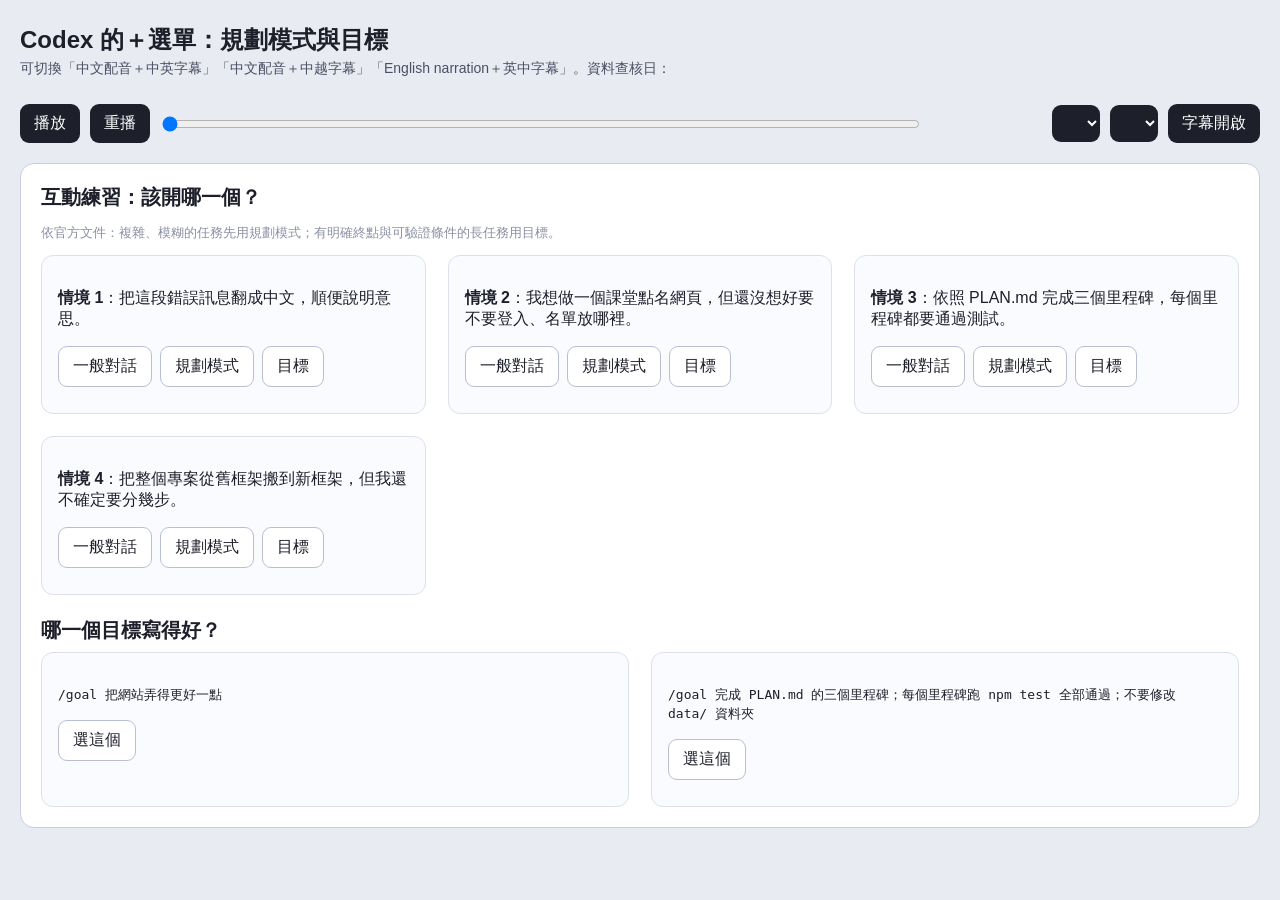
<file: index.html>
<!doctype html><meta charset="utf-8"><meta name="viewport" content="width=device-width,initial-scale=1">
<meta http-equiv="refresh" content="0; url=player/index.html?project=../ep/project.json"><title>Codex 的＋選單：規劃模式與目標</title>
<p><a href="player/index.html?project=../ep/project.json">開啟「Codex 的＋選單：規劃模式與目標」互動教學</a></p>
</file>
